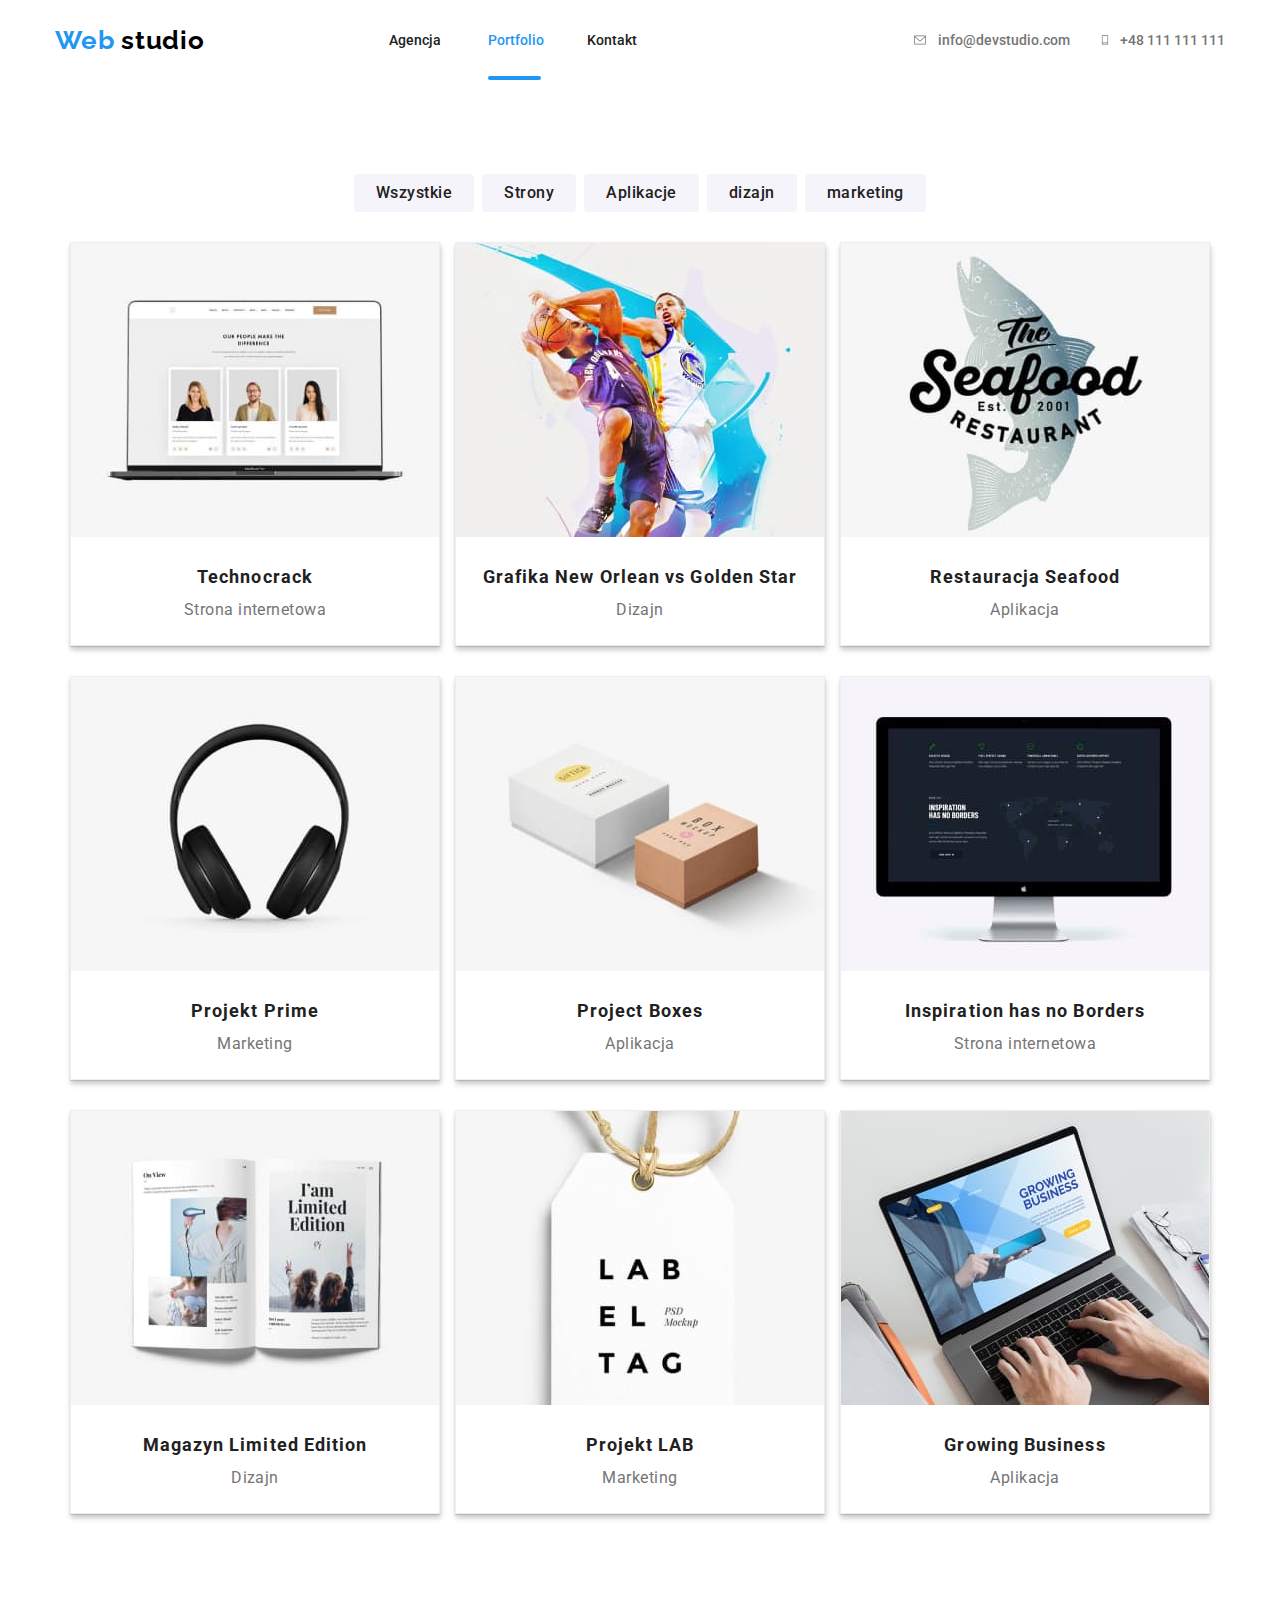
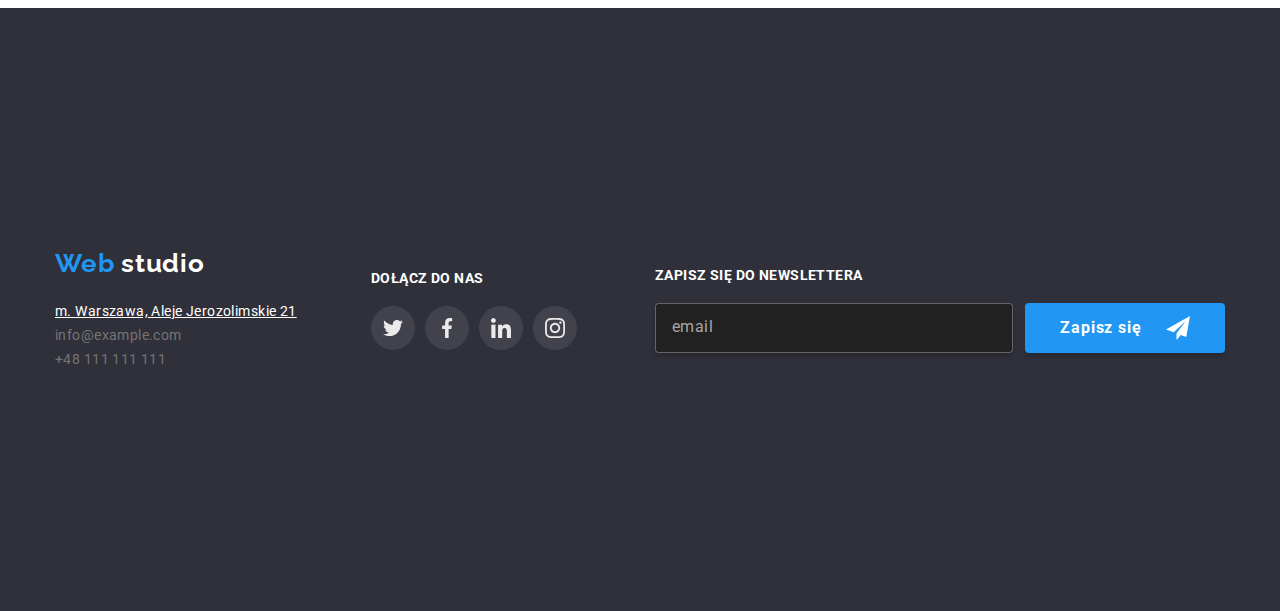
<file: portfolio.html>
<!DOCTYPE html>
<html lang="pl">
<head>
    <meta charset="UTF-8">
    <meta http-equiv="X-UA-Compatible" content="IE=edge">
    <meta name="viewport" content="width=device-width, initial-scale=1.0">
    <title>hm2-portfolio</title>
    <link rel="stylesheet" href="https://cdnjs.cloudflare.com/ajax/libs/modern-normalize/2.0.0/modern-normalize.min.css" integrity="sha512-4xo8blKMVCiXpTaLzQSLSw3KFOVPWhm/TRtuPVc4WG6kUgjH6J03IBuG7JZPkcWMxJ5huwaBpOpnwYElP/m6wg==" crossorigin="anonymous" referrerpolicy="no-referrer" />
    <link href="css/main.min.css" rel="stylesheet" />
    <link rel="preconnect" href="https://fonts.googleapis.com">
    <link rel="preconnect" href="https://fonts.gstatic.com" crossorigin>
    <link href="https://fonts.googleapis.com/css2?family=Raleway:wght@700&family=Roboto:wght@400;500;700;900&display=swap"
        rel="stylesheet">
</head>
<body>
  <header class="container">
    <div class="left_side">
      <div class="logo">
        <span class="logo__item--blue">Web</span>
        <span class="logo__item">studio</span>
      </div>
      <nav>
        <ul class="navigation">
          <li class="navigation__item" >
            <a class="navigation__item__link" href="index.html">Agencja</a>
          </li>
          <li class="navigation__item is_active">
            <a class="navigation__item__link" href="portfolio.html">Portfolio</a>
          </li>
          <li class="navigation__item">
            <a class="navigation__item__link" href="">Kontakt</a>
          </li>
        </ul>
      </nav>
    </div>
    <div class="right_side">
        <a class="right_side__item" href="mailto:info@devstudio.com">
          <svg class="right_side__item__icon--envelope1" width="16px" height="12px">
            <use href="./images/icons-svg/icons.svg#icon-envelope1"></use>
          </svg>
          <span>info@devstudio.com</span>
        </a>
        <a class="right_side__item" href="+48 111 111 111">
          <svg class="right_side__item__icon--smartphone" width="10px" height="16px">
            <use href="./images/icons-svg/icons.svg#icon-smartphone"></use>
          </svg>
        <span>+48 111 111 111</span>  
        </a>
    </div>
  </header>
  <div class="line"></div>
  <main class="container">
    <section class="portfolio">
      <div class="filters__container">
        <button class="filters__container__button">Wszystkie</button>
        <button class="filters__container__button">Strony</button>
        <button class="filters__container__button">Aplikacje</button>
        <button class="filters__container__button">dizajn</button>
        <button class="filters__container__button">marketing</button>
      </div>
      <div class="offer__container">
        <div class="offer__container__slot">
          <img src="./images/portfolio/img(11)(1).jpg" alt="laptop" width="370px" height="294px">
          <div class="offer__container__slot__description">
            <p>Technocrack jest popularną platformą wykorzystywaną do rozpowszechniania koronawirusa. Firmy wykorzystują tę platformę do celów szpiegowskich i ataków na niezabezpieczone serwery konkurencji</p>
          </div>
          <div class="offer__container__slot__content">
            <h3>Technocrack</h3>
            <p>Strona internetowa</p>
          </div>
        </div>
        <div class="offer__container__slot">
          <img src="./images/portfolio/img(12)(1).jpg" alt="players" width="370px" height="294px">
           <div class="offer__container__slot__description">
            <p>Technocrack jest popularną platformą wykorzystywaną do rozpowszechniania koronawirusa. Firmy wykorzystują tę platformę do celów szpiegowskich i ataków na niezabezpieczone serwery konkurencji</p>
          </div>
          <div class="offer__container__slot__content" >
            <h3>Grafika New Orlean vs Golden Star</h3>
            <p>Dizajn</p>
          </div>
        </div>
        <div class="offer__container__slot">
          <img src="./images/portfolio/img(13)(1).jpg" alt="seafood" width="370px" height="294px">
           <div class="offer__container__slot__description">
            <p>Technocrack jest popularną platformą wykorzystywaną do rozpowszechniania koronawirusa. Firmy wykorzystują tę platformę do celów szpiegowskich i ataków na niezabezpieczone serwery konkurencji</p>
          </div>
          <div class="offer__container__slot__content" >
            <h3>Restauracja Seafood</h3>
            <p>Aplikacja</p>
          </div>
        </div>
        <div class="offer__container__slot">
          <img src="./images/portfolio/img(14)(1).jpg" alt="phones" width="370px" height="294px">
           <div class="offer__container__slot__description">
            <p>Technocrack jest popularną platformą wykorzystywaną do rozpowszechniania koronawirusa. Firmy wykorzystują tę platformę do celów szpiegowskich i ataków na niezabezpieczone serwery konkurencji</p>
          </div>
          <div class="offer__container__slot__content" >
            <h3>Projekt Prime</h3>
            <p>Marketing</p>
          </div>
        </div>
        <div class="offer__container__slot">
          <img src="./images/portfolio/img(15)(1).jpg" alt="boxes" width="370px" height="294px">
           <div class="offer__container__slot__description">
            <p>Technocrack jest popularną platformą wykorzystywaną do rozpowszechniania koronawirusa. Firmy wykorzystują tę platformę do celów szpiegowskich i ataków na niezabezpieczone serwery konkurencji</p>
          </div>
          <div class="offer__container__slot__content" >
            <h3>Project Boxes</h3>
            <p>Aplikacja</p>
          </div>
        </div>
        <div class="offer__container__slot">
          <img src="./images/portfolio/img(16)(1).jpg" alt="monitor" width="370px" height="294px">
           <div class="offer__container__slot__description">
            <p>Technocrack jest popularną platformą wykorzystywaną do rozpowszechniania koronawirusa. Firmy wykorzystują tę platformę do celów szpiegowskich i ataków na niezabezpieczone serwery konkurencji</p>
          </div>
          <div class="offer__container__slot__content" >
            <h3>Inspiration has no Borders</h3>
            <p>Strona internetowa</p>
          </div>
        </div>
        <div class="offer__container__slot">
          <img src="./images/portfolio/img(17)(1).jpg" alt="book" width="370px" height="294px">
           <div class="offer__container__slot__description">
            <p>Technocrack jest popularną platformą wykorzystywaną do rozpowszechniania koronawirusa. Firmy wykorzystują tę platformę do celów szpiegowskich i ataków na niezabezpieczone serwery konkurencji</p>
          </div>
          <div class="offer__container__slot__content" >
            <h3>Magazyn Limited Edition</h3>
            <p>Dizajn</p>
          </div>
        </div>
        <div class="offer__container__slot">
           <div class="offer__container__slot__description">
            <p>Technocrack jest popularną platformą wykorzystywaną do rozpowszechniania koronawirusa. Firmy wykorzystują tę platformę do celów szpiegowskich i ataków na niezabezpieczone serwery konkurencji</p>
          </div>
          <img src="./images/portfolio/img(19)(1).jpg" alt="stick" width="370px" height="294px">
          <div class="offer__container__slot__content" >
            <h3>Projekt LAB</h3>
            <p>Marketing</p>
          </div>
        </div>
        <div class="offer__container__slot">
          <img src="./images/portfolio/img(20)(1).jpg" alt="laptop" width="370px" height="294px">
           <div class="offer__container__slot__description">
            <p>Technocrack jest popularną platformą wykorzystywaną do rozpowszechniania koronawirusa. Firmy wykorzystują tę platformę do celów szpiegowskich i ataków na niezabezpieczone serwery konkurencji</p>
          </div>
          <div class="offer__container__slot__content" >
            <h3>Growing Business</h3>
            <p>Aplikacja</p>
          </div>
        </div>
      </div>
    </section>
  </main>
  <footer class="footer">
    <div class="container footer__container">
      <div class="address_box">
        <div class="logo">
          <span class="logo__item--blue">Web</span>
          <span class="logo__item">studio</span>
        </div>
        <ul class="address_box__container">
          <li class="address_box__item">
            <a class="address_box__item__link--main" href="https://goo.gl/maps/MzL4v1XyEeLL9hYP8">m. Warszawa, Aleje Jerozolimskie 21</a>
          </li>
          <li class="address_box__item">
            <a class="address_box__item__link" href="mailto:info@example.com">info@example.com</a>
          </li>
          <li class="address_box__item">
            <a class="address_box__item__link" href="tel:+48 111 111 111">+48 111 111 111</a>
          </li>

        </ul>
      </div>
      <div class="join_us__container">
        <h3 class="join_us__container__title">Dołącz do nas</h3>
        <ul class="container__icons">
          <li class="container__icons__item">
            <svg class="container__icons__item__icon" width="44px" height="44px">
              <use href="./images/icons-svg/icons.svg#icon-Ellipse1"> 
            </svg>
          </li>
          <li class="container__icons__item">
            <svg class="container__icons__item__icon" width="44px" height="44px">
              <use href="./images/icons-svg/icons.svg#icon-Ellipse2"> 
            </svg>
          </li>
          <li class="container__icons__item">
            <svg class="container__icons__item__icon" width="44px" height="44px">
              <use href="./images/icons-svg/icons.svg#icon-Ellipse3"></use> 
            </svg>
          </li>
          <li class="container__icons__item">
            <svg class="container__icons__item__icon" width="44px" height="44px">
              <use href="./images/icons-svg/icons.svg#icon-Ellipse"></use> 
            </svg>
          </li>
        </ul>
      </div>
      <form class="newsletter__container">
        <label class="newsletter__container__title" for="e-mail_newsletter">Zapisz się do newslettera</label>
        <input class="newsletter__container__input" type="email" name="email" placeholder="email" id="e-mail_newsletter">
        <button class="newsletter__container__button" type="submit">
          <span class="newsletter__container__button__text">Zapisz się</span>
          <svg class="newsletter__container__button__icon" width="24" height="24" viewBox="0 0 24 24" fill="none" xmlns="http://www.w3.org/2000/svg">
            <path id="icon send" d="M24 0L0 13.5L7.66994 16.3407L19.5 5.25002L10.5017 17.3896L10.509 17.3923L10.5 17.3896V24.0001L14.8013 18.982L20.2501 21.0001L24 0Z" fill="white"/>
          </svg>
        </button>
      </form>
    </div>
  </footer>
  <script src="./js/modal.js"></script>
</body>
</html>
</file>
<file: css/main.min.css>
.mobile__header{padding-left:15px;padding-right:15px;display:-webkit-box;display:-ms-flexbox;display:flex;-webkit-box-orient:horizontal;-webkit-box-direction:normal;-ms-flex-direction:row;flex-direction:row;-webkit-box-pack:justify;-ms-flex-pack:justify;justify-content:space-between;-webkit-box-align:center;-ms-flex-align:center;align-items:center;min-width:320px;width:100vw;height:60px}@media screen and (min-width: 720px){.mobile__header{display:none}}.desktop__header{display:none}@media screen and (min-width: 720px){.desktop__header{width:100%;height:100%;display:-webkit-box;display:-ms-flexbox;display:flex}}header{height:60px;padding-left:15px;padding-right:15px;width:100%;display:-webkit-box;display:-ms-flexbox;display:flex;-webkit-box-orient:horizontal;-webkit-box-direction:normal;-ms-flex-direction:row;flex-direction:row;-webkit-box-pack:center;-ms-flex-pack:center;justify-content:center;-webkit-box-align:center;-ms-flex-align:center;align-items:center}@media screen and (min-width: 721px){header{height:80px}}header nav{height:100%}header a{text-decoration:none;color:#212121;font-family:"roboto";font-weight:500;font-size:14px;line-height:16.41px}header a:hover{cursor:pointer;color:#2196f3}header .left_side{width:50%;height:100%;display:-webkit-box;display:-ms-flexbox;display:flex;-webkit-box-orient:horizontal;-webkit-box-direction:normal;-ms-flex-direction:row;flex-direction:row;-webkit-box-pack:center;-ms-flex-pack:center;justify-content:center;-webkit-box-align:center;-ms-flex-align:center;align-items:center}header .left_side{-webkit-box-pack:justify;-ms-flex-pack:justify;justify-content:space-between}header .right_side{width:50%;height:100%;display:-webkit-box;display:-ms-flexbox;display:flex;-webkit-box-orient:horizontal;-webkit-box-direction:normal;-ms-flex-direction:row;flex-direction:row;-webkit-box-pack:end;-ms-flex-pack:end;justify-content:flex-end;-webkit-box-align:center;-ms-flex-align:center;align-items:center}@media screen and (min-width: 721px)and (max-width: 1200px){header .right_side{-ms-flex-wrap:wrap;flex-wrap:wrap}}header .right_side__item{display:-webkit-box;display:-ms-flexbox;display:flex;-webkit-box-orient:horizontal;-webkit-box-direction:normal;-ms-flex-direction:row;flex-direction:row;-webkit-box-pack:end;-ms-flex-pack:end;justify-content:flex-end;-webkit-box-align:center;-ms-flex-align:center;align-items:center;margin-left:30px;color:#757575}@media screen and (min-width: 721px)and (max-width: 1200px){header .right_side__item{width:100%}}header .right_side__item__icon--smartphone{fill:#757575;margin-right:10px}header .right_side__item__icon--envelope1{fill:#757575;margin-right:10px}header .navigation{display:-webkit-box;display:-ms-flexbox;display:flex;height:100%;width:100%}header .navigation__item{height:100%;width:53px;display:-webkit-box;display:-ms-flexbox;display:flex;-webkit-box-orient:horizontal;-webkit-box-direction:normal;-ms-flex-direction:row;flex-direction:row;-webkit-box-pack:center;-ms-flex-pack:center;justify-content:center;-webkit-box-align:center;-ms-flex-align:center;align-items:center;position:relative;margin-left:46px}header .navigation__item__link{width:53px}header .navigation__item.is_active a{color:#2196f3}header .navigation__item.is_active::after{content:"";width:53px;height:4px;-ms-flex-negative:0;flex-shrink:0;border-radius:2px;background:#2196f3;position:absolute;bottom:0px;left:0px}.menu__container{display:none}.menu__container.is-open{position:fixed;display:-webkit-box;display:-ms-flexbox;display:flex;-webkit-box-orient:horizontal;-webkit-box-direction:normal;-ms-flex-direction:row;flex-direction:row;-webkit-box-pack:center;-ms-flex-pack:center;justify-content:center;-webkit-box-align:top;-ms-flex-align:top;align-items:top;width:100vw;height:100vh;z-index:10;top:0px;left:0px;background-color:#fff}.menu__container__close{position:absolute;top:10px;right:15px;width:40px;height:40px}.menu__container__content{position:absolute;top:48px;left:40px;width:auto;height:auto}.menu__container__content__item{margin-bottom:36px}.menu__container__content__item__link{font-size:40px;font-family:Roboto;font-style:normal;font-weight:500;line-height:normal;letter-spacing:.8px}.menu__container__content__item__link.is_active{color:#2196f3}.info__container{position:absolute;top:562px;left:40px;display:-webkit-box;display:-ms-flexbox;display:flex;-webkit-box-orient:horizontal;-webkit-box-direction:normal;-ms-flex-direction:row;flex-direction:row;-webkit-box-pack:center;-ms-flex-pack:center;justify-content:center;-webkit-box-align:center;-ms-flex-align:center;align-items:center;-ms-flex-wrap:wrap;flex-wrap:wrap}.info__container__phone{width:100%;color:#2196f3;font-size:34px;font-family:Roboto;font-style:normal;font-weight:500;line-height:normal;letter-spacing:.68px}.info__container__email{margin-top:20px;width:100%;color:#757575;font-size:24px;font-family:Roboto;font-style:normal;font-weight:500;line-height:normal;letter-spacing:.48px}.footer .newsletter__container__button,.form_group .rules_accepted__container button,.banner__button{background-color:#2196f3;-webkit-box-shadow:0px 4px 4px 0px rgba(0,0,0,.15);box-shadow:0px 4px 4px 0px rgba(0,0,0,.15);color:#fff;width:200px;height:50px;border:none;border-radius:4px;cursor:pointer}.banner{position:relative;background-image:url("/images/background/img_overlay.svg"),url("/images/background/img_main.jpg");background-position:center;background-size:cover;background-color:#2f303a;width:100%;height:400px}@media screen and (min-width: 1200px){.banner{width:1600px;height:600px}}.banner__motto{position:absolute;width:100%;height:84px;top:118px;left:50%;-webkit-transform:translate(-50%, 0);transform:translate(-50%, 0)}@media screen and (min-width: 1200px){.banner__motto{top:200px;height:120px}}.banner__motto__text{font-size:26px;color:#fff;text-align:center}@media screen and (min-width: 1200px){.banner__motto__text{font-size:44px;line-height:60px}}.banner__button{position:absolute;top:232px;left:50%;-webkit-transform:translate(-50%, -50%);transform:translate(-50%, -50%)}@media screen and (min-width: 1200px){.banner__button{margin-top:40px;top:350px}}section{padding-top:94px;padding-bottom:94px;width:100%;padding-left:15px;padding-right:15px}section h2{text-align:center;color:#212121;font-size:36px;font-family:"roboto";font-weight:700;letter-spacing:1.08px}.slots__icon{display:-webkit-box;display:-ms-flexbox;display:flex;-webkit-box-orient:horizontal;-webkit-box-direction:normal;-ms-flex-direction:row;flex-direction:row;-webkit-box-pack:center;-ms-flex-pack:center;justify-content:center;-webkit-box-align:center;-ms-flex-align:center;align-items:center;height:994px;-ms-flex-wrap:wrap;flex-wrap:wrap;margin-bottom:94px;font-family:"roboto"}@media screen and (min-width: 721px)and (max-width: 1200px){.slots__icon{display:-webkit-box;display:-ms-flexbox;display:flex;-webkit-box-orient:horizontal;-webkit-box-direction:normal;-ms-flex-direction:row;flex-direction:row;-webkit-box-pack:justify;-ms-flex-pack:justify;justify-content:space-between;-webkit-box-align:center;-ms-flex-align:center;align-items:center;height:auto}}@media screen and (min-width: 1200px){.slots__icon{display:-webkit-box;display:-ms-flexbox;display:flex;-webkit-box-orient:horizontal;-webkit-box-direction:normal;-ms-flex-direction:row;flex-direction:row;-webkit-box-pack:justify;-ms-flex-pack:justify;justify-content:space-between;-webkit-box-align:center;-ms-flex-align:center;align-items:center;height:auto}}.slots__icon__item{width:100%;max-width:450px}@media screen and (min-width: 721px)and (max-width: 1200px){.slots__icon__item{width:354px;max-width:50%}}@media screen and (min-width: 1200px){.slots__icon__item{width:270px;height:251px;margin-top:0px}}.slots__icon__item__media{width:100%;height:120px;background-color:#f5f4fa;display:-webkit-box;display:-ms-flexbox;display:flex;-webkit-box-orient:horizontal;-webkit-box-direction:normal;-ms-flex-direction:row;flex-direction:row;-webkit-box-pack:center;-ms-flex-pack:center;justify-content:center;-webkit-box-align:center;-ms-flex-align:center;align-items:center}.slots__icon__item__title{text-align:center;color:#212121;width:100%;margin-top:30px}@media screen and (min-width: 1200px){.slots__icon__item__title{text-align:left}}.slots__icon__item__description{margin-top:10px;font-weight:500;font-size:14px;line-height:16.41px;font-style:medium;color:#757575}.slots__img{display:-webkit-box;display:-ms-flexbox;display:flex;-webkit-box-orient:vertical;-webkit-box-direction:normal;-ms-flex-direction:column;flex-direction:column;-webkit-box-pack:justify;-ms-flex-pack:justify;justify-content:space-between;-webkit-box-align:center;-ms-flex-align:center;align-items:center;height:900px;margin-top:50px}@media screen and (min-width: 1200px){.slots__img{display:-webkit-box;display:-ms-flexbox;display:flex;-webkit-box-orient:horizontal;-webkit-box-direction:normal;-ms-flex-direction:row;flex-direction:row;-webkit-box-pack:justify;-ms-flex-pack:justify;justify-content:space-between;-webkit-box-align:center;-ms-flex-align:center;align-items:center;height:auto}}.slots__img__item{position:relative}.slots__img__item__header{position:absolute;left:0;bottom:0;width:100%;height:70px;display:-webkit-box;display:-ms-flexbox;display:flex;-webkit-box-orient:horizontal;-webkit-box-direction:normal;-ms-flex-direction:row;flex-direction:row;-webkit-box-pack:center;-ms-flex-pack:center;justify-content:center;-webkit-box-align:center;-ms-flex-align:center;align-items:center;background:#757575}.slots__img__item__header p{color:#fff;text-align:center;font-size:14px;font-weight:700;letter-spacing:.42px;text-transform:uppercase}.section__our-team{background-color:#f5f4fa;padding-left:15px;padding-right:15px}.section__our-team .slots__container{margin-top:50px;height:2761px;display:-webkit-box;display:-ms-flexbox;display:flex;-webkit-box-orient:vertical;-webkit-box-direction:normal;-ms-flex-direction:column;flex-direction:column;-webkit-box-pack:justify;-ms-flex-pack:justify;justify-content:space-between;-webkit-box-align:center;-ms-flex-align:center;align-items:center;-ms-flex-wrap:wrap;flex-wrap:wrap}@media screen and (min-width: 721px)and (max-width: 1200px){.section__our-team .slots__container{display:-webkit-box;display:-ms-flexbox;display:flex;-webkit-box-orient:horizontal;-webkit-box-direction:normal;-ms-flex-direction:row;flex-direction:row;-webkit-box-pack:justify;-ms-flex-pack:justify;justify-content:space-between;-webkit-box-align:center;-ms-flex-align:center;align-items:center;height:1102px}}@media screen and (min-width: 1200px){.section__our-team .slots__container{height:auto;display:-webkit-box;display:-ms-flexbox;display:flex;-webkit-box-orient:horizontal;-webkit-box-direction:normal;-ms-flex-direction:row;flex-direction:row;-webkit-box-pack:justify;-ms-flex-pack:justify;justify-content:space-between;-webkit-box-align:center;-ms-flex-align:center;align-items:center;margin-bottom:0px}}.section__our-team .slots__container__item{display:-webkit-box;display:-ms-flexbox;display:flex;-webkit-box-orient:horizontal;-webkit-box-direction:normal;-ms-flex-direction:row;flex-direction:row;-webkit-box-pack:center;-ms-flex-pack:center;justify-content:center;-webkit-box-align:center;-ms-flex-align:center;align-items:center;-ms-flex-wrap:wrap;flex-wrap:wrap;width:100%;height:622px;background-color:#fff}@media screen and (min-width: 721px)and (max-width: 1200px){.section__our-team .slots__container__item{width:354px;max-width:50%;height:536px;padding:auto}}@media screen and (min-width: 1200px){.section__our-team .slots__container__item{width:270px;height:428px}}.section__our-team .slots__container__item__title{width:100%;text-align:center;color:#212121}.section__our-team .slots__container__item__description{width:100%;text-align:center;color:#757575}.section__our-team .slots__container__item__socials{width:206px;margin-bottom:20px;display:-webkit-box;display:-ms-flexbox;display:flex;-webkit-box-orient:horizontal;-webkit-box-direction:normal;-ms-flex-direction:row;flex-direction:row;-ms-flex-pack:distribute;justify-content:space-around;-webkit-box-align:center;-ms-flex-align:center;align-items:center}.section__our-team .slots__container__item__socials__item{width:44px;height:44px;position:relative;border-radius:50%;-webkit-transition:.25s;transition:.25s}.section__our-team .slots__container__item__socials__item svg{fill:#757575;position:absolute;top:50%;left:50%;-webkit-transform:translate(-50%, -50%);transform:translate(-50%, -50%)}.section__our-team .slots__container__item__socials__item:hover{background-color:#2196f3;border-radius:50%;cursor:pointer;-webkit-transition:.25s;transition:.25s}.section__our-team .slots__container__item__socials__item:hover svg{fill:#fff}.container__logos{display:-webkit-box;display:-ms-flexbox;display:flex;-webkit-box-orient:horizontal;-webkit-box-direction:normal;-ms-flex-direction:row;flex-direction:row;-webkit-box-pack:justify;-ms-flex-pack:justify;justify-content:space-between;-webkit-box-align:center;-ms-flex-align:center;align-items:center}.container__logos__item{display:-webkit-box;display:-ms-flexbox;display:flex;-webkit-box-orient:horizontal;-webkit-box-direction:normal;-ms-flex-direction:row;flex-direction:row;-webkit-box-pack:center;-ms-flex-pack:center;justify-content:center;-webkit-box-align:center;-ms-flex-align:center;align-items:center;border-radius:4px;border:1px solid #757575;width:170px;height:92px;-ms-flex-negative:0;flex-shrink:0;margin-top:50px;cursor:pointer}.container__logos__item__icon{fill:#757575}.container__logos__item:hover{border-radius:4px;border:1px solid #2196f3}.container__logos__item:hover svg{fill:#2196f3}.filters__container{display:-webkit-box;display:-ms-flexbox;display:flex;-webkit-box-orient:horizontal;-webkit-box-direction:normal;-ms-flex-direction:row;flex-direction:row;-webkit-box-pack:justify;-ms-flex-pack:justify;justify-content:space-between;-webkit-box-align:center;-ms-flex-align:center;align-items:center;width:572px;margin-left:auto;margin-right:auto}.filters__container__button{border-radius:4px;background-color:#f5f4fa;height:38px;padding-left:22px;padding-right:22px;color:#212121;text-align:center;font-size:16px;font-family:"roboto";font-weight:500;line-height:26px;letter-spacing:.48px;border-style:none;cursor:pointer}.filters__container__button:hover{cursor:pointer;background-color:#2196f3;color:#fff}.offer__container{display:-webkit-box;display:-ms-flexbox;display:flex;-webkit-box-orient:horizontal;-webkit-box-direction:normal;-ms-flex-direction:row;flex-direction:row;-webkit-box-pack:justify;-ms-flex-pack:justify;justify-content:space-between;-webkit-box-align:center;-ms-flex-align:center;align-items:center;-ms-flex-wrap:wrap;flex-wrap:wrap}.offer__container__slot{display:-webkit-box;display:-ms-flexbox;display:flex;-webkit-box-orient:horizontal;-webkit-box-direction:normal;-ms-flex-direction:row;flex-direction:row;-webkit-box-pack:center;-ms-flex-pack:center;justify-content:center;-webkit-box-align:center;-ms-flex-align:center;align-items:center;-ms-flex-wrap:wrap;flex-wrap:wrap;overflow:hidden;position:relative;margin-top:30px;width:370px;height:404px;border:1px solid #eee;background:#fff;-webkit-box-shadow:1px 4px 6px 0px rgba(0,0,0,.16),0px 4px 4px 0px rgba(0,0,0,.06),0px 1px 1px 0px rgba(0,0,0,.12);box-shadow:1px 4px 6px 0px rgba(0,0,0,.16),0px 4px 4px 0px rgba(0,0,0,.06),0px 1px 1px 0px rgba(0,0,0,.12)}.offer__container__slot__description{position:absolute;top:294px;left:0;width:100%;height:294px;background-color:#2196f3}.offer__container__slot__description p{color:#fff;font-size:18px;font-family:"roboto";line-height:28px;letter-spacing:.54px;margin:49px 45px 49px 24px}.offer__container__slot__content{width:100%;height:110px;display:-webkit-box;display:-ms-flexbox;display:flex;-webkit-box-orient:vertical;-webkit-box-direction:normal;-ms-flex-direction:column;flex-direction:column;-webkit-box-pack:center;-ms-flex-pack:center;justify-content:center;-webkit-box-align:center;-ms-flex-align:center;align-items:center;background-color:#fff;padding:24px 20px;z-index:10;cursor:pointer}.offer__container__slot__content h3{color:#212121;font-size:18px;font-family:"roboto";font-weight:700;line-height:36px;letter-spacing:1.08px}.offer__container__slot__content p{color:#757575;font-size:16px;font-family:"roboto";line-height:30px;letter-spacing:.48px}.offer__container__slot:hover .offer__container__slot__description{top:0}.logo{font-family:"raleway";font-weight:700;font-size:26px;line-height:30.52px;letter-spacing:.78px}.logo__item--blue{color:#2196f3}.footer span.logo__item{color:#fff}.modal{position:absolute;visibility:visible;width:100vw;height:1024px;top:0px;left:0px;background:rgba(0,0,0,.2)}@media screen and (min-width: 1600px){.modal{width:1600px}}.modal__popup{position:absolute;top:221px;left:50%;-webkit-transform:translate(-50%);transform:translate(-50%);width:100%;padding-left:15px;padding-right:15px;height:581px;-ms-flex-negative:0;flex-shrink:0;border-radius:4px;background:#fff;-webkit-box-shadow:0px 2px 1px 0px rgba(0,0,0,.2),0px 1px 1px 0px rgba(0,0,0,.14),0px 1px 3px 0px rgba(0,0,0,.12);box-shadow:0px 2px 1px 0px rgba(0,0,0,.2),0px 1px 1px 0px rgba(0,0,0,.14),0px 1px 3px 0px rgba(0,0,0,.12)}@media screen and (min-width: 1600px){.modal__popup{width:528px}}.is_hidden{visibility:hidden;opacity:0}.close{width:30px;height:30px;-ms-flex-negative:0;flex-shrink:0;border-radius:30px;border:1px solid rgba(0,0,0,.1);background:#fff;display:-webkit-box;display:-ms-flexbox;display:flex;-webkit-box-pack:center;-ms-flex-pack:center;justify-content:center;-webkit-box-align:center;-ms-flex-align:center;align-items:center;position:absolute;right:8px;top:8px;cursor:pointer}.form_group{color:#212121;text-align:center;font-size:20px;font-family:"roboto";font-weight:700;letter-spacing:.6px;margin-top:40px;height:342px;display:-webkit-box;display:-ms-flexbox;display:flex;-webkit-box-orient:vertical;-webkit-box-direction:normal;-ms-flex-direction:column;flex-direction:column;-webkit-box-pack:justify;-ms-flex-pack:justify;justify-content:space-between;-webkit-box-align:center;-ms-flex-align:center;align-items:center}@media screen and (min-width: 1600px){.form_group{width:100%}}.form_group__content__label{display:block;color:#757575;font-size:12px;font-family:"roboto";letter-spacing:.12px;width:100%;text-align:left;margin-top:12px}.form_group__content__input{display:-webkit-box;display:-ms-flexbox;display:flex;-webkit-box-align:center;-ms-flex-align:center;align-items:center;height:40px;padding-left:12px;padding-top:11px;padding-bottom:11px;position:relative}.form_group__content__input input{outline:none;position:absolute;top:0;left:0;width:100%;height:100%;padding-left:42px;color:#2196f3;border-radius:4px;border:1px solid rgba(33,33,33,.2)}.form_group__content__input input:focus{border:1px solid #2196f3}.form_group__content__input input:focus+svg path{fill:#2196f3}.form_group__content__input svg{position:absolute;top:50%;left:21px;-webkit-transform:translate(-50%, -50%);transform:translate(-50%, -50%);z-index:10}.form_group textarea{width:448px;height:120px;border-radius:4px;border:1px solid rgba(33,33,33,.2);padding:12px 16px;color:#757575;font-size:12px;font-family:"roboto";font-style:normal;font-weight:400;line-height:normal;letter-spacing:.12px;resize:none}.form_group textarea:focus{outline:none}.form_group .rules_accepted__container{display:-webkit-box;display:-ms-flexbox;display:flex;-webkit-box-orient:horizontal;-webkit-box-direction:normal;-ms-flex-direction:row;flex-direction:row;-webkit-box-pack:center;-ms-flex-pack:center;justify-content:center;-webkit-box-align:center;-ms-flex-align:center;align-items:center;-ms-flex-wrap:wrap;flex-wrap:wrap;margin-top:20px}.form_group .rules_accepted__container__text{color:#757575;font-size:14px;font-family:"roboto";line-height:24px;letter-spacing:.42px;padding-left:8px}.form_group .rules_accepted__container__text__link{color:#2196f3}.form_group .rules_accepted__container button{margin-left:auto;margin-right:auto;margin-top:30px}.form_group textarea:focus{border-color:#2196f3}.footer{background-color:#2f303a;display:-webkit-box;display:-ms-flexbox;display:flex;-webkit-box-orient:horizontal;-webkit-box-direction:normal;-ms-flex-direction:row;flex-direction:row;-webkit-box-pack:center;-ms-flex-pack:center;justify-content:center;-webkit-box-align:center;-ms-flex-align:center;align-items:center;height:603px}.footer .footer__container{display:-webkit-box;display:-ms-flexbox;display:flex;-webkit-box-orient:vertical;-webkit-box-direction:normal;-ms-flex-direction:column;flex-direction:column;-ms-flex-pack:distribute;justify-content:space-around;-webkit-box-align:center;-ms-flex-align:center;align-items:center;-ms-flex-wrap:wrap;flex-wrap:wrap;height:100%;padding-top:60px;padding-bottom:60px}@media screen and (min-width: 721px)and (max-width: 1200px){.footer .footer__container{display:-webkit-box;display:-ms-flexbox;display:flex;-webkit-box-orient:horizontal;-webkit-box-direction:normal;-ms-flex-direction:row;flex-direction:row;-ms-flex-pack:distribute;justify-content:space-around;-webkit-box-align:center;-ms-flex-align:center;align-items:center}}@media screen and (min-width: 1200px){.footer .footer__container{display:-webkit-box;display:-ms-flexbox;display:flex;-webkit-box-orient:horizontal;-webkit-box-direction:normal;-ms-flex-direction:row;flex-direction:row;-webkit-box-pack:start;-ms-flex-pack:start;justify-content:flex-start;-webkit-box-align:center;-ms-flex-align:center;align-items:center;padding-top:60px;padding-bottom:60px;height:100%}}.footer .address_box{display:-webkit-box;display:-ms-flexbox;display:flex;-webkit-box-orient:horizontal;-webkit-box-direction:normal;-ms-flex-direction:row;flex-direction:row;-webkit-box-pack:center;-ms-flex-pack:center;justify-content:center;-webkit-box-align:center;-ms-flex-align:center;align-items:center;-ms-flex-wrap:wrap;flex-wrap:wrap;width:100%}@media screen and (min-width: 721px)and (max-width: 1200px){.footer .address_box{width:50%}}@media screen and (min-width: 1200px){.footer .address_box{display:-webkit-box;display:-ms-flexbox;display:flex;-webkit-box-orient:horizontal;-webkit-box-direction:normal;-ms-flex-direction:row;flex-direction:row;-webkit-box-pack:start;-ms-flex-pack:start;justify-content:flex-start;-webkit-box-align:center;-ms-flex-align:center;align-items:center;width:246px;margin-right:70px}}.footer .address_box__item{list-style:none}.footer .address_box__item__link{color:#757575;font-size:14px;font-family:"roboto";line-height:24px;letter-spacing:.42px;text-decoration:none}.footer .address_box__item__link--main{color:#fff;font-size:14px;font-family:"roboto";line-height:24px;letter-spacing:.42px}.footer .address_box__item:hover{cursor:pointer}.footer .address_box__item:hover svg{fill:#fff}.footer .address_box__container{width:100%;text-align:center;margin-top:20px}@media screen and (min-width: 721px)and (max-width: 1200px){.footer .address_box__container{width:50%}}@media screen and (min-width: 1200px){.footer .address_box__container{text-align:left}}.footer .join_us__container{display:-webkit-box;display:-ms-flexbox;display:flex;-webkit-box-orient:horizontal;-webkit-box-direction:normal;-ms-flex-direction:row;flex-direction:row;-webkit-box-pack:center;-ms-flex-pack:center;justify-content:center;-webkit-box-align:center;-ms-flex-align:center;align-items:center;display:flex;flex-direction:row;-webkit-box-pack:start;-ms-flex-pack:start;justify-content:flex-start;align-items:center;-ms-flex-wrap:wrap;flex-wrap:wrap;height:80px;width:206px}@media screen and (min-width: 1200px){.footer .join_us__container{display:-webkit-box;display:-ms-flexbox;display:flex;-webkit-box-orient:horizontal;-webkit-box-direction:normal;-ms-flex-direction:row;flex-direction:row;-webkit-box-pack:start;-ms-flex-pack:start;justify-content:flex-start;-webkit-box-align:center;-ms-flex-align:center;align-items:center}}.footer .join_us__container__title{width:100%;text-align:center;color:#fff;font-size:14px;font-family:"roboto";font-style:normal;font-weight:700;line-height:normal;letter-spacing:.42px;text-transform:uppercase;margin-bottom:20px}@media screen and (min-width: 1200px){.footer .join_us__container__title{text-align:left}}.footer .join_us__container .container__icons{display:-webkit-box;display:-ms-flexbox;display:flex;-webkit-box-orient:horizontal;-webkit-box-direction:normal;-ms-flex-direction:row;flex-direction:row;-webkit-box-pack:justify;-ms-flex-pack:justify;justify-content:space-between;-webkit-box-align:center;-ms-flex-align:center;align-items:center;width:100%}.footer .join_us__container .container__icons__item{opacity:.9;width:44px;height:44px;border-radius:50%;cursor:pointer}.footer .join_us__container .container__icons__item:hover{background-color:#2196f3;border-radius:50%;cursor:pointer}.footer .join_us__container .container__icons__item:hover svg{fill:blue}.footer .newsletter__container{width:100%;display:-webkit-box;display:-ms-flexbox;display:flex;-webkit-box-orient:horizontal;-webkit-box-direction:normal;-ms-flex-direction:row;flex-direction:row;-webkit-box-pack:center;-ms-flex-pack:center;justify-content:center;-webkit-box-align:center;-ms-flex-align:center;align-items:center;-ms-flex-wrap:wrap;flex-wrap:wrap}@media screen and (min-width: 721px)and (max-width: 1200px){.footer .newsletter__container{width:768px}}@media screen and (min-width: 1200px){.footer .newsletter__container{width:570px;height:86px;display:-webkit-box;display:-ms-flexbox;display:flex;-webkit-box-orient:horizontal;-webkit-box-direction:normal;-ms-flex-direction:row;flex-direction:row;-webkit-box-pack:justify;-ms-flex-pack:justify;justify-content:space-between;-webkit-box-align:center;-ms-flex-align:center;align-items:center;margin-left:78px}}.footer .newsletter__container__title{width:100%;text-align:center;color:#fff;font-size:14px;font-family:"roboto";font-weight:700;letter-spacing:.42px;text-transform:uppercase}@media screen and (min-width: 1200px){.footer .newsletter__container__title{text-align:left}}.footer .newsletter__container__input{width:100%;text-align:center;margin-left:12px;margin-right:12px;height:50px;border-radius:4px;border:1px solid rgba(255,255,255,.3);background:#212121;-webkit-box-shadow:0px 4px 4px 0px rgba(0,0,0,.15);box-shadow:0px 4px 4px 0px rgba(0,0,0,.15);margin-top:20px;padding:15px 16px;color:#fff}@media screen and (min-width: 1200px){.footer .newsletter__container__input{width:358px;text-align:left;margin-left:0px}}.footer .newsletter__container__input::-webkit-input-placeholder{color:rgba(255,255,255,.6);font-size:16px;font-family:"roboto";line-height:20px;letter-spacing:.48px}.footer .newsletter__container__input::-moz-placeholder{color:rgba(255,255,255,.6);font-size:16px;font-family:"roboto";line-height:20px;letter-spacing:.48px}.footer .newsletter__container__input:-ms-input-placeholder{color:rgba(255,255,255,.6);font-size:16px;font-family:"roboto";line-height:20px;letter-spacing:.48px}.footer .newsletter__container__input::-ms-input-placeholder{color:rgba(255,255,255,.6);font-size:16px;font-family:"roboto";line-height:20px;letter-spacing:.48px}.footer .newsletter__container__input::placeholder{color:rgba(255,255,255,.6);font-size:16px;font-family:"roboto";line-height:20px;letter-spacing:.48px}.footer .newsletter__container__button{display:-webkit-box;display:-ms-flexbox;display:flex;-webkit-box-orient:horizontal;-webkit-box-direction:normal;-ms-flex-direction:row;flex-direction:row;-webkit-box-pack:center;-ms-flex-pack:center;justify-content:center;-webkit-box-align:center;-ms-flex-align:center;align-items:center;margin-top:20px}.footer .newsletter__container__button__text{color:#fff;text-align:center;font-size:16px;font-family:"roboto";font-weight:700;line-height:30px;letter-spacing:.96px;margin-right:24px}*{margin:0;padding:0;-webkit-box-sizing:border-box;box-sizing:border-box;-webkit-transition:.25s;transition:.25s}body{min-width:320px;max-width:100vw;margin-left:auto;margin-right:auto;position:relative}@media screen and (min-width: 1600px){body{width:1600px}}li{list-style:none}.container{min-width:320px;margin-left:auto;margin-right:auto}@media screen and (min-width: 1200px){.container{width:1200px;margin-left:auto;margin-right:auto;padding-left:15px;padding-right:15px}}.is_hidden{visibility:hidden;opacity:0}/*# sourceMappingURL=main.min.css.map */
</file>
